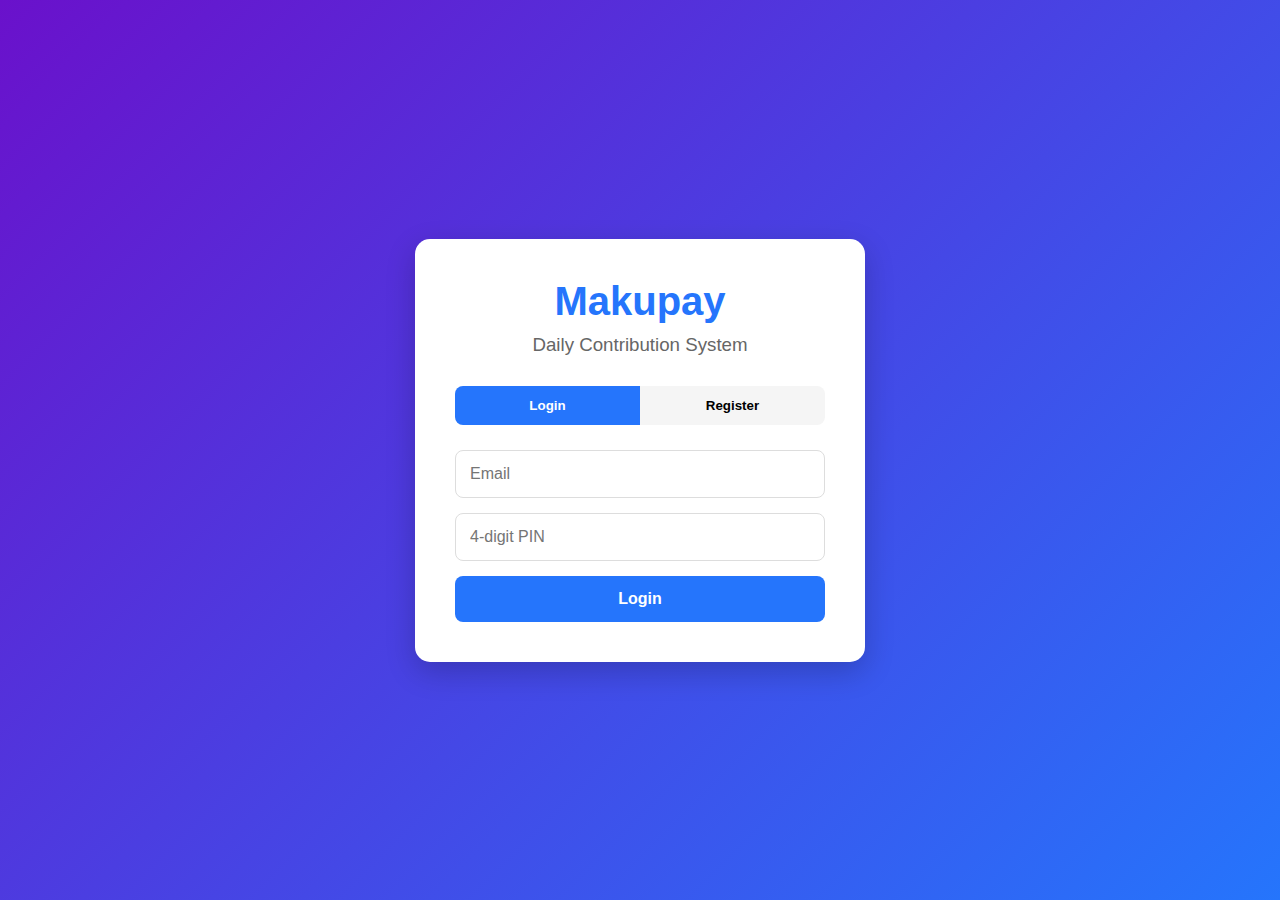
<file: index.html>
<!DOCTYPE html>
<html lang="en">
<head>
    <meta charset="UTF-8">
    <meta name="viewport" content="width=device-width, initial-scale=1.0">
    <title>Makupay-Daily Contribution System</title>
    <link rel="stylesheet" href="style.css">
</head>
<body>
    <div id="app">
        <!-- Auth Section -->
        <div id="auth-section" class="section active">
            <div class="auth-container">
                <h1>Makupay</h1>
                <h3>Daily Contribution System</h3>

                <div class="auth-tabs">
                    <button class="tab-btn active" onclick="showAuthTab('login')">Login</button>
                    <button class="tab-btn" onclick="showAuthTab('register')">Register</button>
                </div>

                <!-- Login -->
                <div id="login-form" class="auth-form active">
                    <input type="email" id="login-email" placeholder="Email" required />
                    <input type="password" id="login-pin" maxlength="4" placeholder="4-digit PIN" required />
                    <button onclick="login()">Login</button>
                </div>

                <!-- Register -->
                <div id="register-form" class="auth-form">
                    <input type="text" id="register-name" placeholder="Full Name" required />
                    <input type="email" id="register-email" placeholder="Email" required />
                    <input type="tel" id="register-phone" placeholder="Phone Number" required />
                    <input type="password" id="register-pin" maxlength="4" placeholder="Create 4-digit PIN" required />
                    <button onclick="register()">Register</button>
                </div>
            </div>
        </div>

        <!-- Dashboard -->
        <div id="dashboard-section" class="section">
            <header class="header">
                <h2>Welcome to Makupay Dashboard, <span id="username-display">User</span></h2>
                <button onclick="logout()" class="logout-btn">Logout</button>
            </header>

            <div class="container">
                <div class="stats-grid">
                    <div class="stat-card">
                        <h3>Total Saved</h3>
                        <div id="total-saved" class="stat-value">₦0.00</div>
                    </div>
                    <div class="stat-card">
                        <h3>Current Streak</h3>
                        <div id="current-streak" class="stat-value">0 days</div>
                    </div>
                    <div class="stat-card">
                        <h3>Contribution Days</h3>
                        <div id="total-days" class="stat-value">0</div>
                    </div>
                </div>

                <div class="actions-grid">
                    <div class="action-card">
                        <h3>Make Contribution</h3>
                        <select id="contribution-type">
                            <option value="daily">Daily Contribution</option>
                            <option value="weekly">Weekly Contribution</option>
                            <option value="monthly">Monthly Contribution</option>
                            <option value="yearly">Yearly Contribution</option>
                        </select>
                        <input type="number" id="contribution-amount" placeholder="Amount (min: ₦1000)" min="1000" />
                        <button onclick="showPaymentModal()">Proceed to Payment</button>
                        <div id="today-status" class="status-message"></div>
                    </div>
                    
                    <div class="action-card">
                        <h3>Withdraw Funds</h3>
                        <select id="withdrawal-bank">
                            <option value="">Select Bank</option>
                            <option value="access">Access Bank</option>
                            <option value="zenith">Zenith Bank</option>
                            <option value="uba">UBA</option>
                            <option value="first">First Bank</option>
                            <option value="gtb">GTBank</option>
                        </select>
                        <input type="number" id="withdrawal-amount" placeholder="Amount" />
                        <button onclick="withdrawFunds()" class="secondary">Withdraw</button>
                    </div>
                </div>
            </div>
        </div>
    </div>

    <!-- Payment Modal -->
    <div id="payment-modal" class="modal">
        <div class="modal-content">
            <div class="modal-header">
                <h3>Complete Your Payment</h3>
                <button class="close-btn" onclick="closePaymentModal()">&times;</button>
            </div>
            <p>You are about to contribute <strong id="payment-amount">₦0</strong> as <span id="payment-type">daily</span> contribution.</p>
            
            <div class="payment-method">
                <h4>Pay with palmpay 
9115676418
Adiza Makus</h4>
                <p>Secure payment powered by Palmpayk</p>
                <button class="payment-btn" onclick="processPayment()">Pay Now</button>
            </div>
            
            <p style="text-align: center; margin-top: 15px; font-size: 0.9rem;">You will be redirected to a secure payment page</p>
        </div>
    </div>

    <script src="script.js"></script>
</body>
</html>
</file>
<file: style.css>
* {
            margin: 0;
            padding: 0;
            box-sizing: border-box;
            font-family: 'Segoe UI', Tahoma, Geneva, Verdana, sans-serif;
        }

        body {
            background: linear-gradient(135deg, #6a11cb 0%, #2575fc 100%);
            color: #333;
            min-height: 100vh;
            display: flex;
            justify-content: center;
            align-items: center;
            padding: 20px;
        }

        #app {
            width: 100%;
            max-width: 1200px;
        }

        .section {
            display: none;
            width: 100%;
        }

        .section.active {
            display: block;
        }

        /* Auth Section */
        .auth-container {
            background: white;
            border-radius: 15px;
            padding: 40px;
            box-shadow: 0 10px 30px rgba(0, 0, 0, 0.2);
            max-width: 450px;
            margin: 0 auto;
            text-align: center;
        }

        .auth-container h1 {
            color: #2575fc;
            font-size: 2.5rem;
            margin-bottom: 10px;
        }

        .auth-container h3 {
            color: #666;
            font-weight: 500;
            margin-bottom: 30px;
        }

        .auth-tabs {
            display: flex;
            margin-bottom: 25px;
            border-radius: 8px;
            overflow: hidden;
            background: #f5f5f5;
        }

        .tab-btn {
            flex: 1;
            padding: 12px;
            border: none;
            background: transparent;
            font-weight: 600;
            cursor: pointer;
            transition: all 0.3s;
        }

        .tab-btn.active {
            background: #2575fc;
            color: white;
        }

        .auth-form {
            display: none;
            text-align: left;
        }

        .auth-form.active {
            display: block;
        }

        .auth-form input, .auth-form select {
            width: 100%;
            padding: 14px;
            margin-bottom: 15px;
            border: 1px solid #ddd;
            border-radius: 8px;
            font-size: 16px;
            transition: border 0.3s;
        }

        .auth-form input:focus, .auth-form select:focus {
            border-color: #2575fc;
            outline: none;
        }

        .auth-form button {
            width: 100%;
            padding: 14px;
            background: #2575fc;
            color: white;
            border: none;
            border-radius: 8px;
            font-size: 16px;
            font-weight: 600;
            cursor: pointer;
            transition: background 0.3s;
        }

        .auth-form button:hover {
            background: #1a68e3;
        }

        /* Dashboard */
        .header {
            background: white;
            padding: 20px 30px;
            border-radius: 15px;
            box-shadow: 0 5px 15px rgba(0, 0, 0, 0.1);
            display: flex;
            justify-content: space-between;
            align-items: center;
            margin-bottom: 30px;
        }

        .header h2 {
            color: #2575fc;
        }

        .logout-btn {
            background: #ff4757;
            color: white;
            border: none;
            padding: 10px 20px;
            border-radius: 8px;
            cursor: pointer;
            font-weight: 600;
            transition: background 0.3s;
        }

        .logout-btn:hover {
            background: #ff3742;
        }

        .container {
            display: grid;
            grid-template-columns: 1fr 1fr;
            gap: 30px;
        }

        .stats-grid {
            display: grid;
            grid-template-columns: repeat(3, 1fr);
            gap: 20px;
        }

        .stat-card {
            background: white;
            border-radius: 15px;
            padding: 25px;
            box-shadow: 0 5px 15px rgba(0, 0, 0, 0.1);
            text-align: center;
        }

        .stat-card h3 {
            color: #666;
            font-size: 1rem;
            margin-bottom: 10px;
        }

        .stat-value {
            font-size: 1.8rem;
            font-weight: 700;
            color: #2575fc;
        }

        .actions-grid {
            display: grid;
            grid-template-columns: 1fr;
            gap: 20px;
        }

        .action-card {
            background: white;
            border-radius: 15px;
            padding: 25px;
            box-shadow: 0 5px 15px rgba(0, 0, 0, 0.1);
        }

        .action-card h3 {
            color: #2575fc;
            margin-bottom: 20px;
            text-align: center;
        }

        .action-card input, .action-card select {
            width: 100%;
            padding: 12px;
            margin-bottom: 15px;
            border: 1px solid #ddd;
            border-radius: 8px;
            font-size: 16px;
        }

        .action-card button {
            width: 100%;
            padding: 12px;
            background: #2575fc;
            color: white;
            border: none;
            border-radius: 8px;
            font-size: 16px;
            font-weight: 600;
            cursor: pointer;
            transition: background 0.3s;
            margin-bottom: 10px;
        }

        .action-card button:hover {
            background: #1a68e3;
        }

        .action-card button.secondary {
            background: #2ed573;
        }

        .action-card button.secondary:hover {
            background: #25c765;
        }

        .status-message {
            margin-top: 15px;
            padding: 10px;
            border-radius: 8px;
            text-align: center;
            font-weight: 500;
        }

        .success {
            background: #d4edda;
            color: #155724;
        }

        .error {
            background: #f8d7da;
            color: #721c24;
        }

        /* Modal Styles */
        .modal {
            display: none;
            position: fixed;
            top: 0;
            left: 0;
            width: 100%;
            height: 100%;
            background: rgba(0, 0, 0, 0.5);
            z-index: 1000;
            justify-content: center;
            align-items: center;
        }

        .modal.active {
            display: flex;
        }

        .modal-content {
            background: white;
            border-radius: 15px;
            padding: 30px;
            width: 90%;
            max-width: 500px;
            box-shadow: 0 10px 30px rgba(0, 0, 0, 0.3);
        }

        .modal-header {
            display: flex;
            justify-content: space-between;
            align-items: center;
            margin-bottom: 20px;
        }

        .modal-header h3 {
            color: #2575fc;
        }

        .close-btn {
            background: none;
            border: none;
            font-size: 1.5rem;
            cursor: pointer;
            color: #666;
        }

        .payment-method {
            background: #f8f9fa;
            border-radius: 10px;
            padding: 20px;
            margin: 20px 0;
            text-align: center;
        }

        .payment-method h4 {
            margin-bottom: 15px;
            color: #2575fc;
        }

        .payment-btn {
            background: #2ed573;
            color: white;
            border: none;
            padding: 12px 25px;
            border-radius: 8px;
            font-weight: 600;
            cursor: pointer;
            transition: background 0.3s;
        }

        .payment-btn:hover {
            background: #25c765;
        }

        /* Responsive */
        @media (max-width: 768px) {
            .container {
                grid-template-columns: 1fr;
            }
            
            .stats-grid {
                grid-template-columns: 1fr;
            }
        }

      /* ---------------------------
         LEFT — SLIDESHOW (image area)
         --------------------------- */
        .landing-container {
          display: flex;
          width: 100%;
          height: 100vh;
      }
      .landing-left {
          flex: 1;                      /* Makes left side flexible */
          display: flex;                /* Flex so the image fills perfectly */
          align-items: center;
          justify-content: center;
          overflow: hidden;             /* Prevents overflow from images */
      }
      
      
      .slideshow img {
          width: 100%;
          height: 100%;
          object-fit: cover;            /* 🔥 Makes image fit nicely */
          display: block;
          position: absolute;
          top: 0;
          left: 0;
      }
      
      /* slide images: cover and centered */
      .slideshow img,
      .slideshow .slide{
        width:100%;
        height:100%;
        border-radius: 10px;
        object-fit:cover;
        object-position:center;
        position:absolute;
        top:0;left:0;
        opacity:0;
        transition:opacity 800ms ease, transform 800ms ease;
      }
      
      /* active slide visible */
      .slideshow .active{ opacity:1; transform: none; z-index:2 }
      
      /* optional: soft inset for photo to mimic rounded top-left */
      .landing-left::after{
        content:"";
        position:absolute;
        inset:0;
        pointer-events:none;
        background:linear-gradient(transparent, rgba(0,0,0,0.02));
      }
      
      /* ---------------------------
         RIGHT — CONTENT (auth area / hero)
         --------------------------- */
      .landing-right{
        width:52%;
        padding:48px 44px;
        display:flex;
        flex-direction:column;
        justify-content:center;
        gap:18px;
      }
      
      /* title + subtitle centered like screenshot */
      .landing-right h1{
        font-size:44px;
        line-height:1;
        color:var(--blue);
        font-weight:500;
        margin-bottom:16px;
        text-align:center;
      }
      
      .landing-right p{
        color:var(--muted);
        font-size:18px;
        text-align:center;
        margin-bottom:20px;
      }
      
      /* prominent gradient "Get Started" button */
      .start-btn{
        display:inline-block;
        margin: 12px auto 0;
        padding: 16px 34px;
        border-radius: 10px;
        color:#fff;
        font-weight:700;
        font-size:18px;
        background: var(--grad);
        box-shadow: 0 10px 20px rgba(37,117,252,0.14);
        text-decoration:none;
        transition: transform .15s ease, box-shadow .15s ease;
      }
      
      .start-btn:active{ transform: translateY(1px) }
      .start-btn:hover{ transform: translateY(-4px); box-shadow: 0 14px 36px rgba(37,117,252,0.18) }
      
      /* small decorative container shape to mimic screenshot spacing */
      .landing-right .card-inner{
        width:100%;
        background:transparent;
        padding-top:0px;
        display:flex;
        flex-direction:column;
        align-items:center;
      }
</file>
